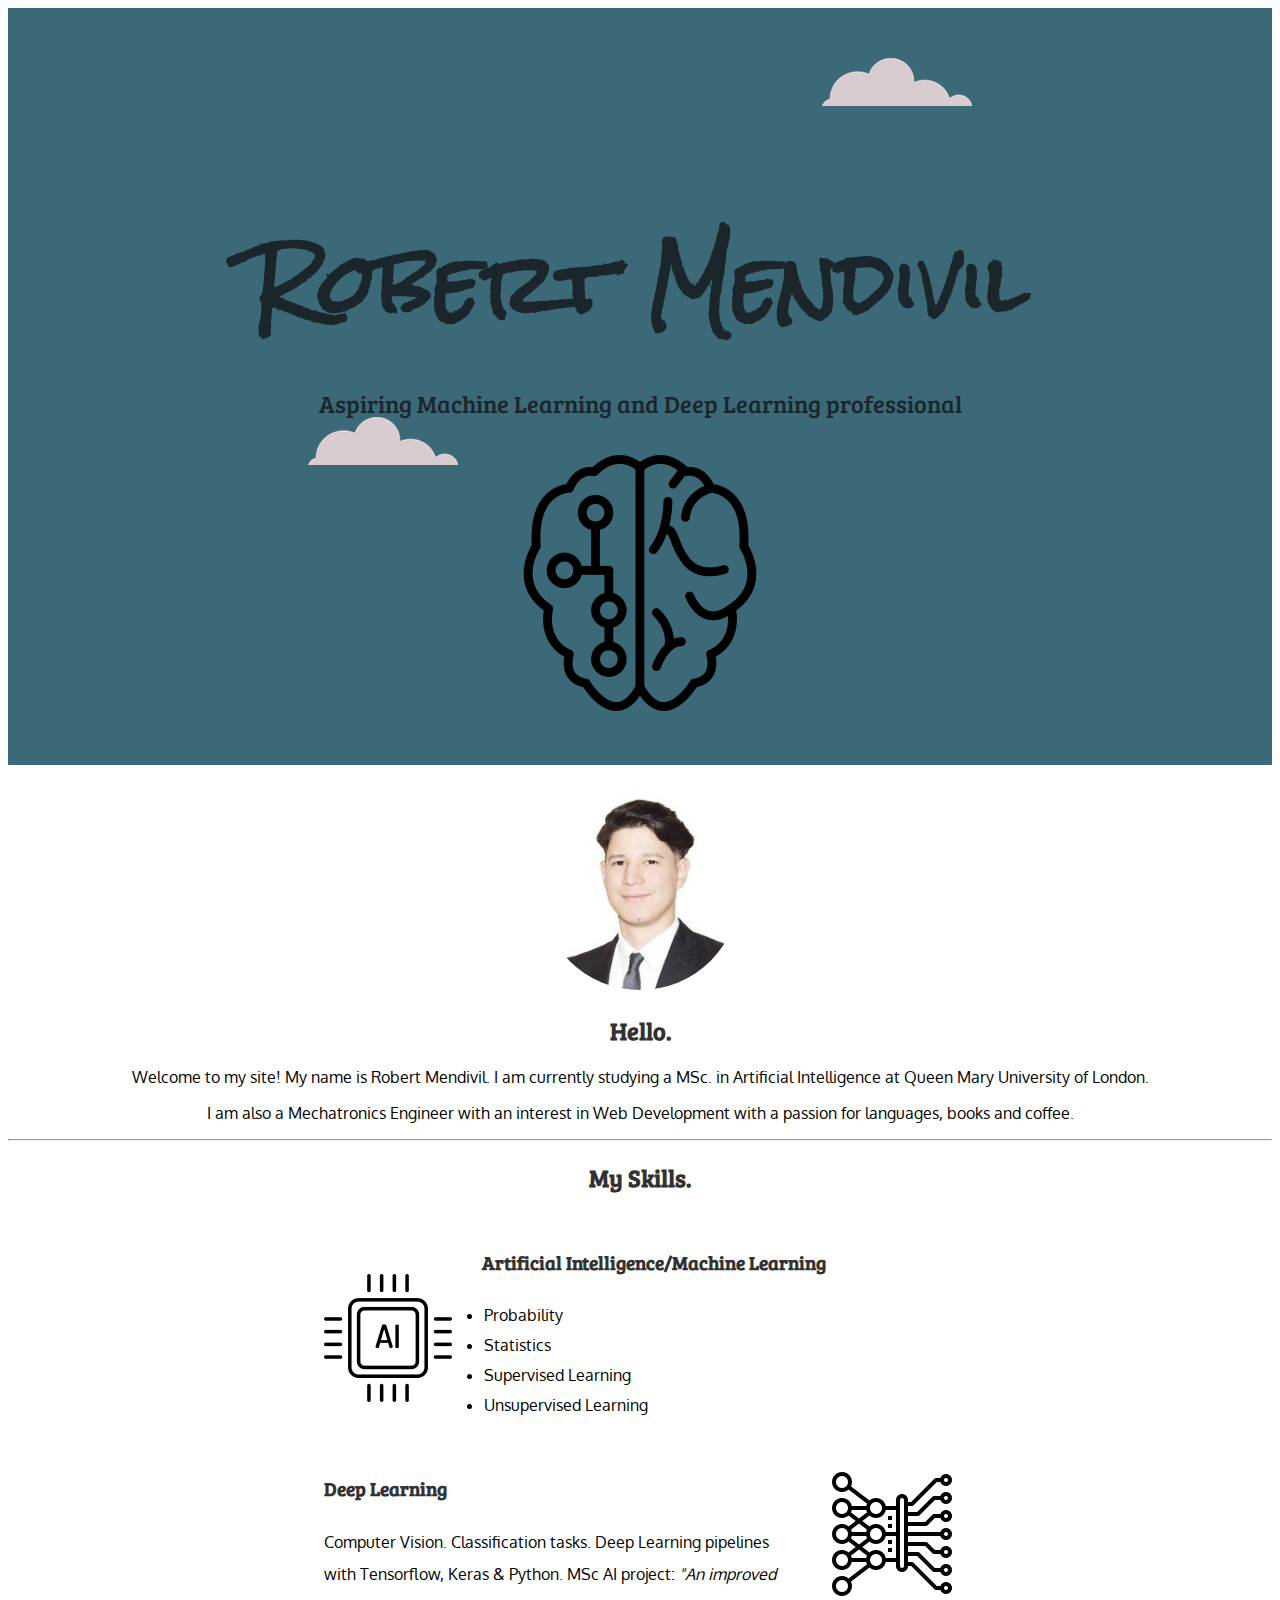
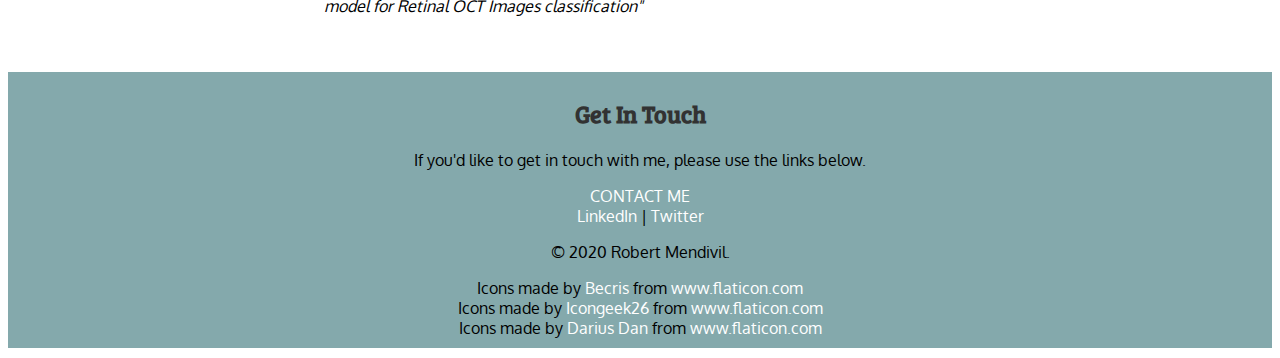
<file: index.html>
<!DOCTYPE html>
<html lang="en" dir="ltr">

<head>
  <meta charset="utf-8">
  <title>Robert Mendivil's site</title>
  <link rel="stylesheet" href="css/styles.css">
  <link rel="icon" href="favicon.ico">
  <link href="https://fonts.googleapis.com/css2?family=Bree+Serif&family=Oxygen&family=Rock+Salt&display=swap" rel="stylesheet">
</head>

<body>
  <div class="top">
    <img class="top-cloud" src="images/cloud.png" alt="cloud-img">
    <h1>Robert Mendivil</h1>
    <h2 class="description">Aspiring Machine Learning and Deep Learning professional</h2>
    <img class="bottom-cloud" src="images/cloud.png" alt="cloud-img">
    <img class="brain" src="images/brain.png" alt="brain-img">
  </div>
  <div class="middle-container">
    <div class="profile">
      <img src="images/0.png" alt="profile-picture">
      <h2>Hello.</h2>
      <p>Welcome to my site! My name is Robert Mendivil. I am currently studying a MSc. in Artificial Intelligence at Queen Mary University of London.</p>
      <p>I am also a Mechatronics Engineer with an interest in Web Development with a passion for languages, books and coffee.</p>
    </div>
    <hr>
    <div class="skills">
      <h2>My Skills.</h2>
      <div class="skill-row">
        <img class="skill-icon1" src="images/ai.png" alt="ai-image">
        <h3>Artificial Intelligence/Machine Learning</h3>
        <ul>
          <li>Probability</li>
          <li>Statistics</li>
          <li>Supervised Learning</li>
          <li>Unsupervised Learning</li>
        </ul>
      </div>
      <div class="skill-row">
        <img class="skill-icon2" src="images/deep-learning.png" alt="deep-learning-image">
        <h3>Deep Learning</h3>
        <p>Computer Vision. Classification tasks. Deep Learning pipelines with Tensorflow, Keras & Python.
        MSc AI project: <em>"An improved model for Retinal OCT Images classification"</em></p>
      </div>
    </div>
  </div>


  <div class="bottom-container">
    <h2>Get In Touch</h2>
    <p>If you'd like to get in touch with me, please use the links below.</p>
    <a class="btn" href="mailto:robert_mz11@hotmail.com">CONTACT ME</a>
    <br>
    <a class="footer-link" target="_blank" href="https://www.linkedin.com/in/roberto-mend%C3%ADvil-049287159/">LinkedIn</a>
    <span> | </span>
    <a class="footer-link" target="_blank" href="https://twitter.com/robertmz22">Twitter</a>
    <p>© 2020 Robert Mendivil.</p>
    <div>Icons made by <a href="https://www.flaticon.com/authors/becris" title="Becris">Becris</a> from <a href="https://www.flaticon.com/" title="Flaticon">www.flaticon.com</a></div>
    <div>Icons made by <a href="https://www.flaticon.com/authors/icongeek26" title="Icongeek26">Icongeek26</a> from <a href="https://www.flaticon.com/" title="Flaticon">www.flaticon.com</a></div>
    <div>Icons made by <a href="https://www.flaticon.com/authors/darius-dan" title="Darius Dan">Darius Dan</a> from <a href="https://www.flaticon.com/" title="Flaticon">www.flaticon.com</a></div>
  </div>

</body>

</html>
</file>
<file: css/styles.css>
body{
  text-align: center;
  font-family: 'Oxygen', sans-serif;
}

ul{
  line-height: 30px;
  margin-left: 120px;
}

.top{
  background-color: #3b6978;
  position: relative;
  padding-top: 100px;
  padding-bottom: 50px;
}

.brain{
  margin-top: 25px;
}

.profile{
  margin-top: 25px;
}

h1{
  font-size: 500%;
  color: #1b262c;
  margin: 80px auto 0 auto;
  font-family: 'Rock Salt', cursive;
}

.description{
  color: #1b262c;
  font-weight: normal;
  line-height: 0.5;
}

h2{
  color: #323232;
  font-family: 'Bree Serif', serif;
}

h3{
  color: #323232;
  font-family: 'Bree Serif', serif;
}

.top-cloud{
  position:absolute;
  right: 300px;
  top: 50px;
}

.bottom-cloud{
  position:absolute;
  left: 300px;
  bottom: 300px;
}

a{
  color: white;
  text-decoration: none;
}

.skill-row{
  width: 50%;
  margin:50px auto 50px auto;
  text-align: left;
  line-height: 2;
}

.skill-icon1{
  float: left;
  margin-right: 30px;
  margin-top: 30px;
}

.skill-icon2{
  float: right;
  margin-left: 30px;
}

.bottom-container{
  padding-top: 5px;
  padding-bottom: 10px;
  margin: 10px 0 10px 0;
  background-color: #84a9ac;
}
</file>
